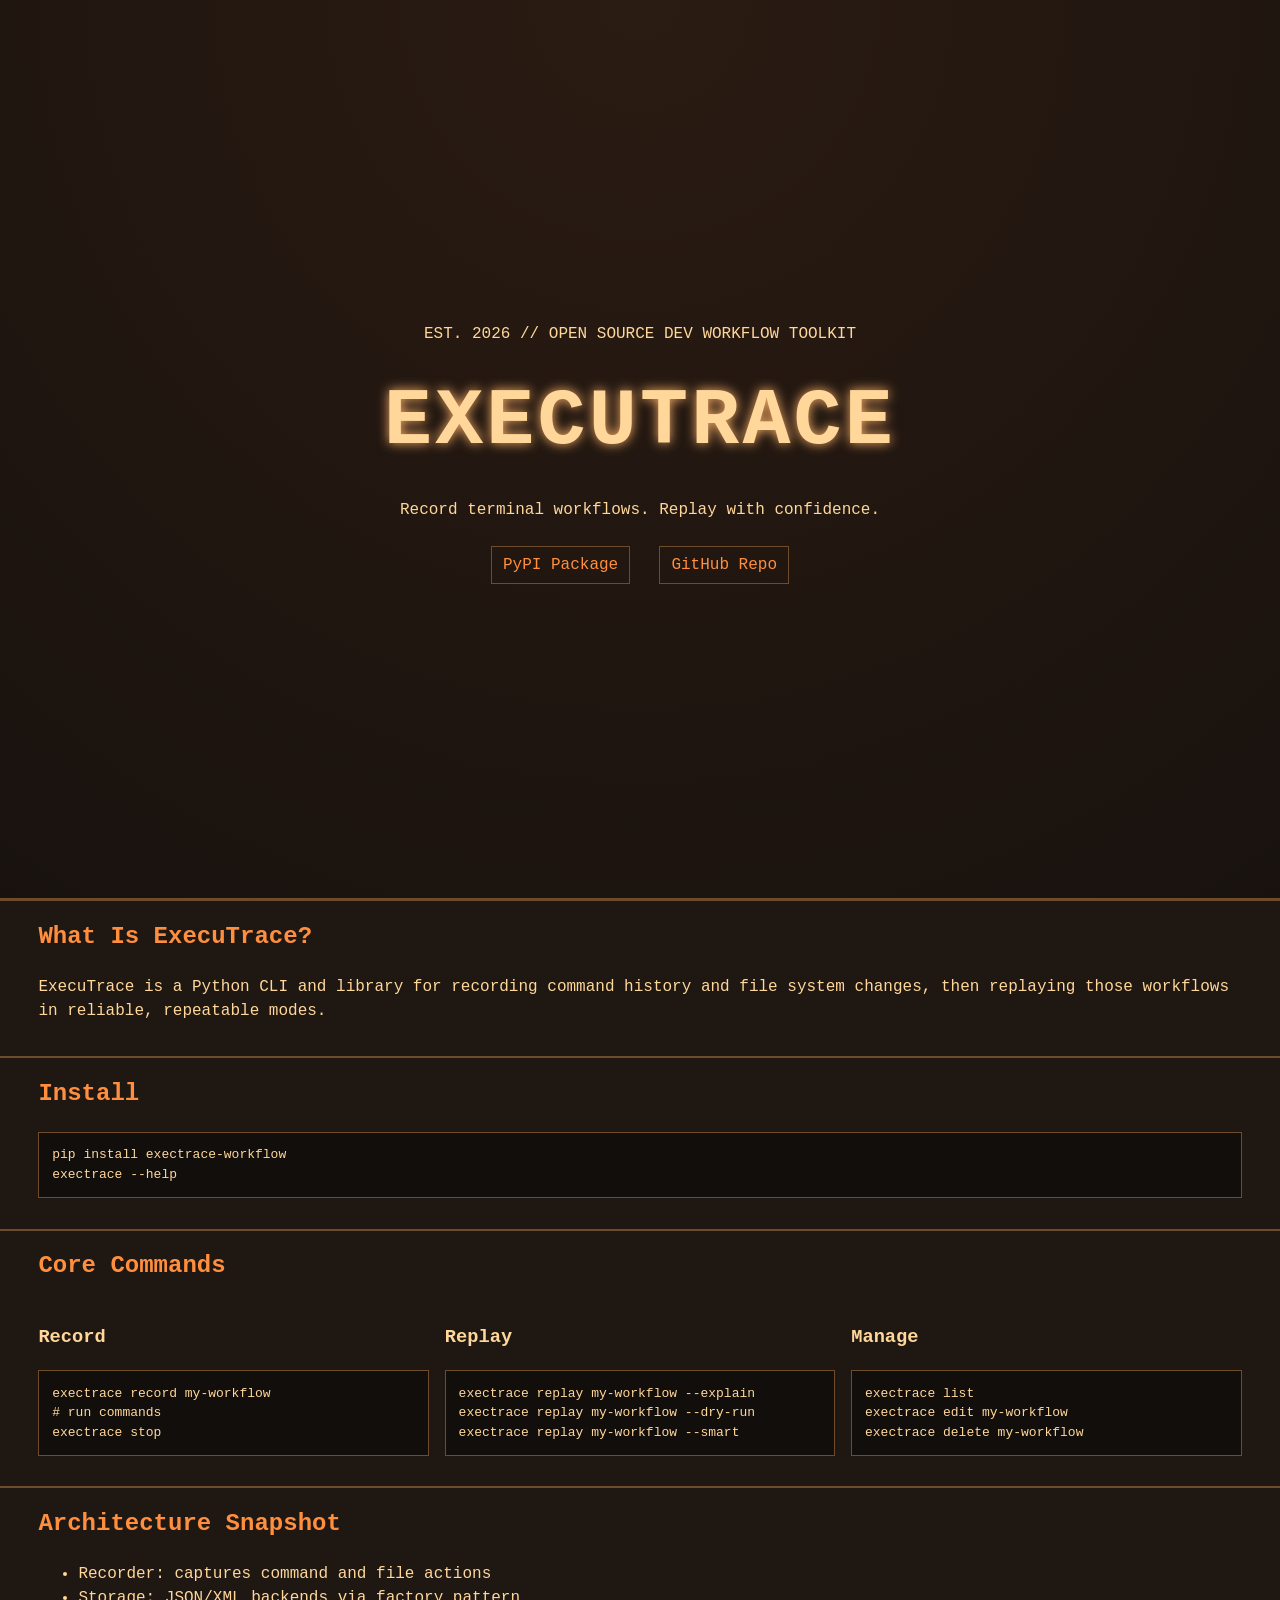
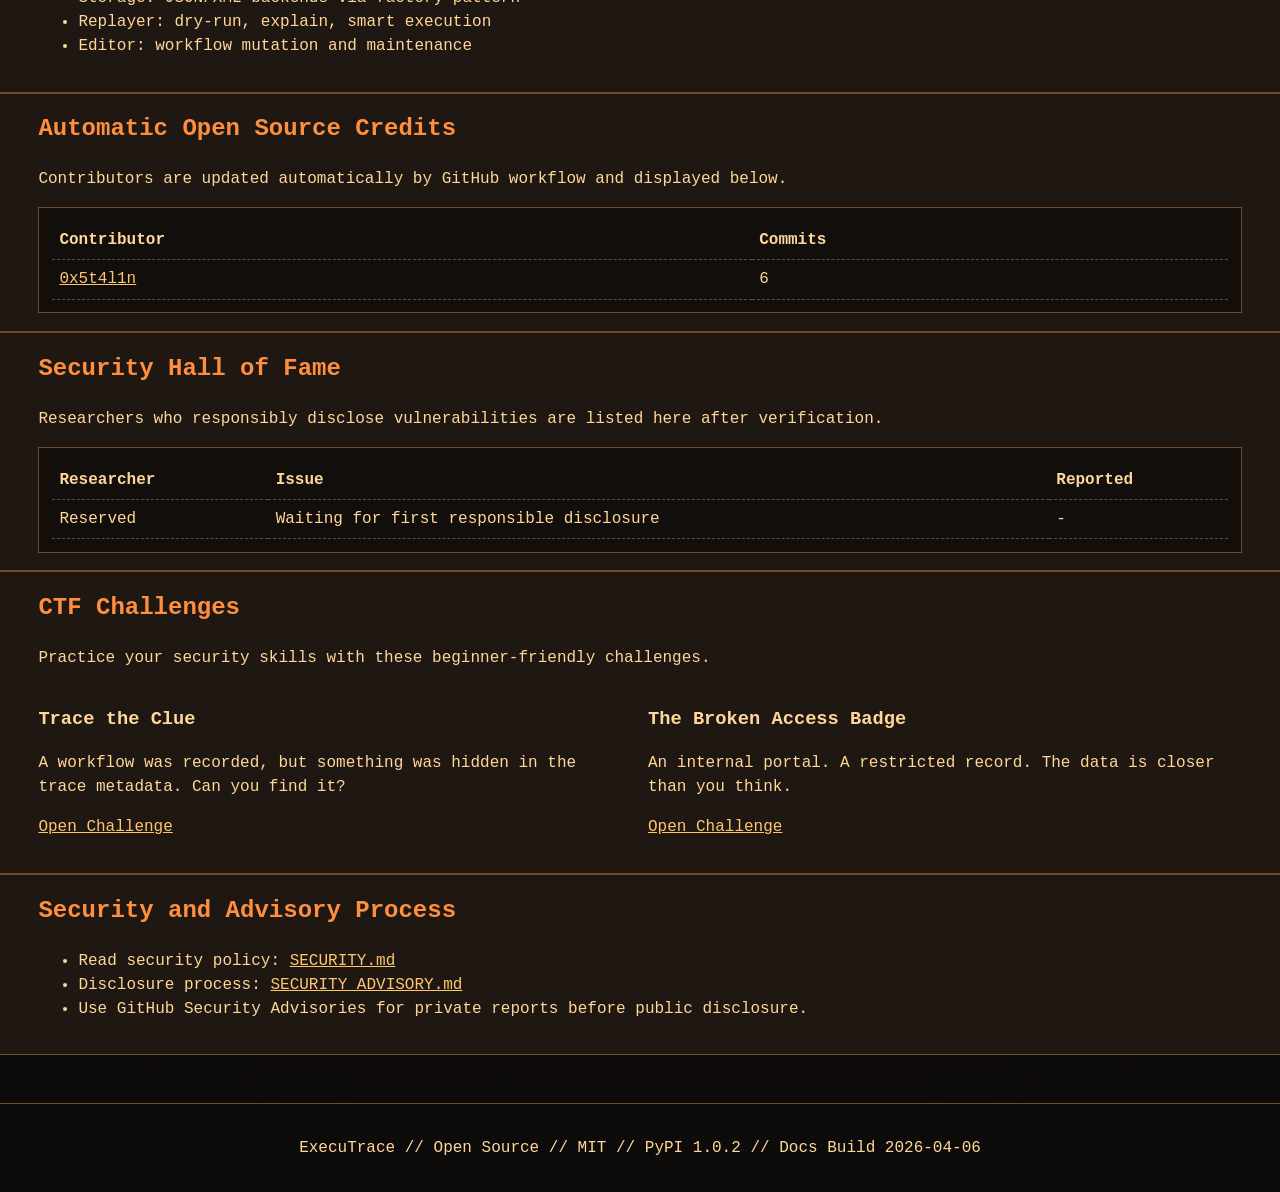
<file: website/index.html>
<!DOCTYPE html>
<html lang="en">
<head>
  <meta charset="UTF-8" />
  <meta name="viewport" content="width=device-width, initial-scale=1.0" />
  <meta name="description" content="ExecuTrace Documentation and Hall of Fame" />
  <meta property="og:type" content="website" />
  <meta property="og:site_name" content="ExecuTrace" />
  <meta property="og:title" content="ExecuTrace // Open Source Docs" />
  <meta property="og:description" content="Record terminal workflows. Replay with confidence." />
  <meta property="og:url" content="https://th30d4y.github.io/ExecuTrace/" />
  <meta property="og:image" content="https://th30d4y.github.io/ExecuTrace/og-image.png" />
  <meta property="og:image:width" content="1200" />
  <meta property="og:image:height" content="630" />
  <meta property="og:image:alt" content="ExecuTrace — record terminal workflows, replay with confidence" />
  <meta name="twitter:card" content="summary_large_image" />
  <meta name="twitter:title" content="ExecuTrace // Open Source Docs" />
  <meta name="twitter:description" content="Record terminal workflows. Replay with confidence." />
  <meta name="twitter:image" content="https://th30d4y.github.io/ExecuTrace/og-image.png" />
  <title>ExecuTrace // Open Source Docs</title>
  <link rel="stylesheet" href="assets/style.css?v=20260406-fullwidth" />
</head>
<body>
  <div class="grain"></div>
  <header class="hero">
    <p class="mono">EST. 2026 // OPEN SOURCE DEV WORKFLOW TOOLKIT</p>
    <h1>EXECUTRACE</h1>
    <p class="subtitle">Record terminal workflows. Replay with confidence.</p>
    <div class="hero-actions">
      <a href="https://pypi.org/project/exectrace-workflow/" target="_blank" rel="noopener">PyPI Package</a>
      <a href="https://github.com/th30d4y/ExecuTrace" target="_blank" rel="noopener">GitHub Repo</a>
    </div>
  </header>

  <main>
    <section>
      <h2>What Is ExecuTrace?</h2>
      <p>
        ExecuTrace is a Python CLI and library for recording command history and file system changes,
        then replaying those workflows in reliable, repeatable modes.
      </p>
    </section>

    <section>
      <h2>Install</h2>
      <pre><code>pip install exectrace-workflow
exectrace --help</code></pre>
    </section>

    <section>
      <h2>Core Commands</h2>
      <div class="grid">
        <article>
          <h3>Record</h3>
          <pre><code>exectrace record my-workflow
# run commands
exectrace stop</code></pre>
        </article>
        <article>
          <h3>Replay</h3>
          <pre><code>exectrace replay my-workflow --explain
exectrace replay my-workflow --dry-run
exectrace replay my-workflow --smart</code></pre>
        </article>
        <article>
          <h3>Manage</h3>
          <pre><code>exectrace list
exectrace edit my-workflow
exectrace delete my-workflow</code></pre>
        </article>
      </div>
    </section>

    <section>
      <h2>Architecture Snapshot</h2>
      <ul>
        <li>Recorder: captures command and file actions</li>
        <li>Storage: JSON/XML backends via factory pattern</li>
        <li>Replayer: dry-run, explain, smart execution</li>
        <li>Editor: workflow mutation and maintenance</li>
      </ul>
    </section>

    <section>
      <h2>Automatic Open Source Credits</h2>
      <p>
        Contributors are updated automatically by GitHub workflow and displayed below.
      </p>
      <div id="contributors" class="table"></div>
    </section>

    <section>
      <h2>Security Hall of Fame</h2>
      <p>
        Researchers who responsibly disclose vulnerabilities are listed here after verification.
      </p>
      <div id="security-hof" class="table"></div>
    </section>

    <section>
      <h2>CTF Challenges</h2>
      <p>Practice your security skills with these beginner-friendly challenges.</p>
      <div class="grid">
        <article>
          <h3>Trace the Clue</h3>
          <p>A workflow was recorded, but something was hidden in the trace metadata. Can you find it?</p>
          <p><a href="challenge.html">Open Challenge</a></p>
        </article>
        <article>
          <h3>The Broken Access Badge</h3>
          <p>An internal portal. A restricted record. The data is closer than you think.</p>
          <p><a href="portal.html">Open Challenge</a></p>
        </article>
      </div>
    </section>

    <section>
      <h2>Security and Advisory Process</h2>
      <ul>
        <li>Read security policy: <a href="https://github.com/th30d4y/ExecuTrace/blob/main/SECURITY.md" target="_blank" rel="noopener">SECURITY.md</a></li>
        <li>Disclosure process: <a href="https://github.com/th30d4y/ExecuTrace/blob/main/SECURITY_ADVISORY.md" target="_blank" rel="noopener">SECURITY_ADVISORY.md</a></li>
        <li>Use GitHub Security Advisories for private reports before public disclosure.</li>
      </ul>
    </section>
  </main>

  <footer>
    <p>ExecuTrace // Open Source // MIT // PyPI 1.0.2 // Docs Build 2026-04-06</p>
  </footer>

  <script src="assets/app.js"></script>
</body>
</html>
</file>
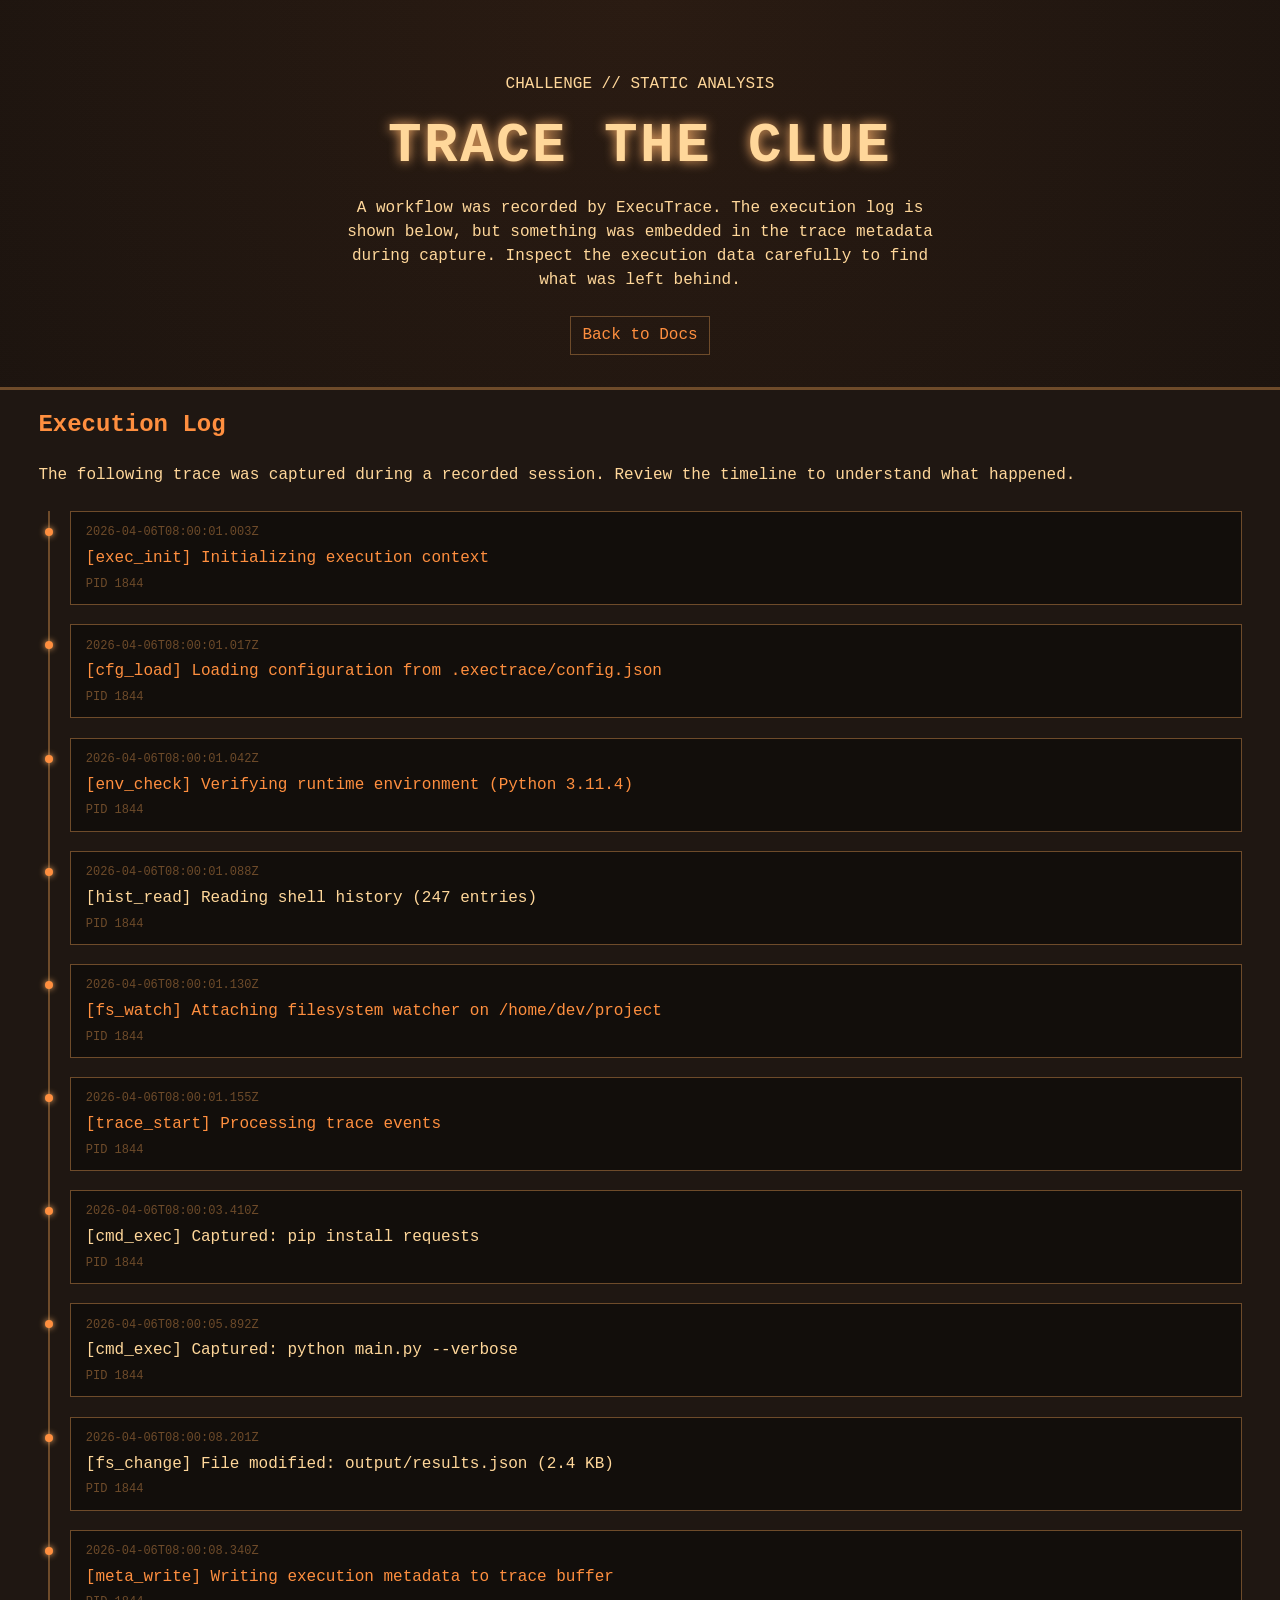
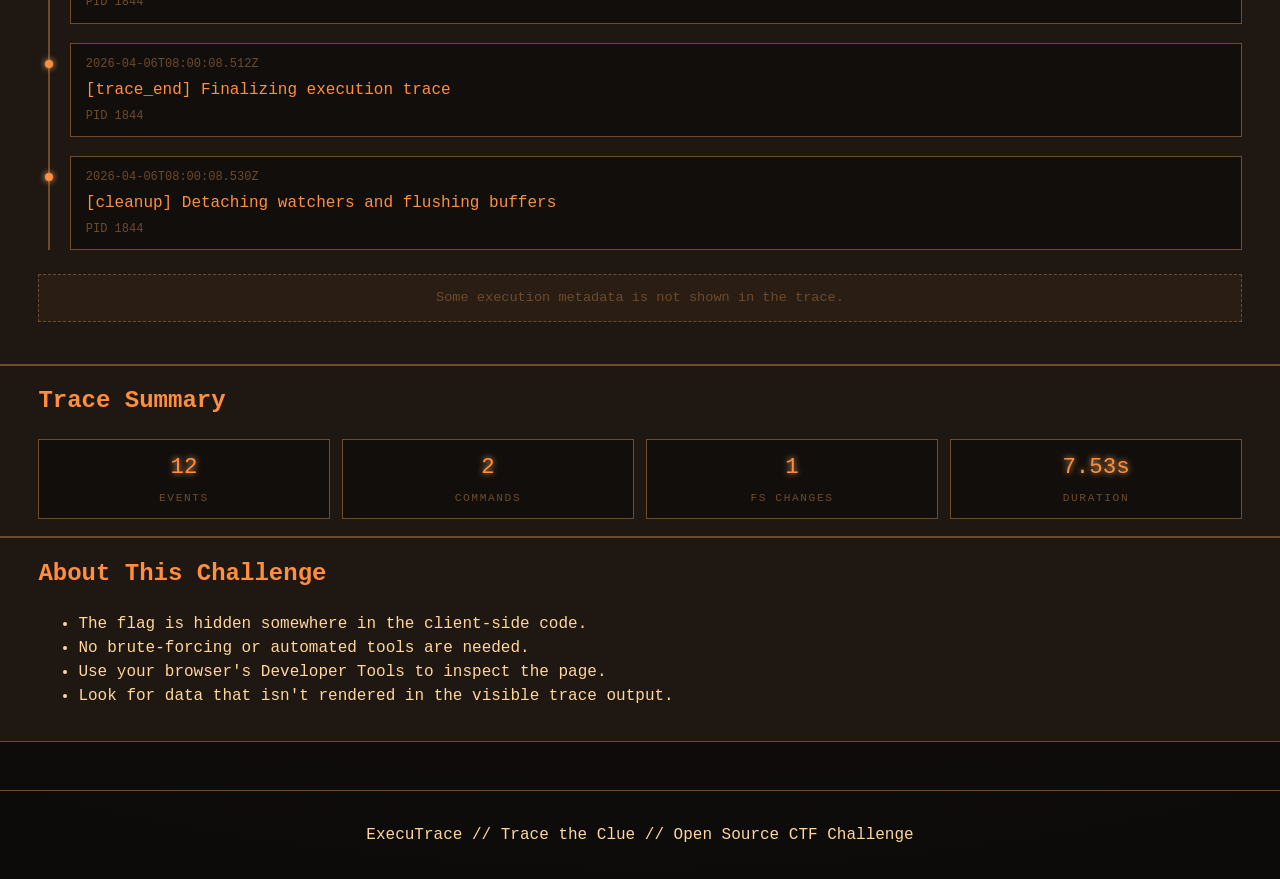
<file: website/challenge.html>
<!DOCTYPE html>
<html lang="en">
<head>
  <meta charset="UTF-8" />
  <meta name="viewport" content="width=device-width, initial-scale=1.0" />
  <meta name="description" content="ExecuTrace Challenge - Trace the Clue" />
  <title>ExecuTrace // Trace the Clue</title>
  <link rel="stylesheet" href="assets/style.css?v=20260406-fullwidth" />
  <link rel="stylesheet" href="assets/challenge.css" />
</head>
<body>
  <div class="grain"></div>

  <header class="trace-header">
    <p class="mono">CHALLENGE // STATIC ANALYSIS</p>
    <h1>TRACE THE CLUE</h1>
    <p class="subtitle">
      A workflow was recorded by ExecuTrace. The execution log is shown below,
      but something was embedded in the trace metadata during capture.
      Inspect the execution data carefully to find what was left behind.
    </p>
    <a href="index.html" class="back-link">Back to Docs</a>
  </header>

  <main>
    <section>
      <h2>Execution Log</h2>
      <p>
        The following trace was captured during a recorded session.
        Review the timeline to understand what happened.
      </p>
      <div id="trace-timeline" class="trace-timeline"></div>
      <div class="trace-meta-notice">
        Some execution metadata is not shown in the trace.
      </div>
    </section>

    <section>
      <h2>Trace Summary</h2>
      <div id="trace-summary" class="trace-summary"></div>
    </section>

    <section>
      <h2>About This Challenge</h2>
      <ul>
        <li>The flag is hidden somewhere in the client-side code.</li>
        <li>No brute-forcing or automated tools are needed.</li>
        <li>Use your browser's Developer Tools to inspect the page.</li>
        <li>Look for data that isn't rendered in the visible trace output.</li>
      </ul>
    </section>
  </main>

  <footer>
    <p>ExecuTrace // Trace the Clue // Open Source CTF Challenge</p>
  </footer>

  <script src="assets/challenge.js"></script>
</body>
</html>
</file>
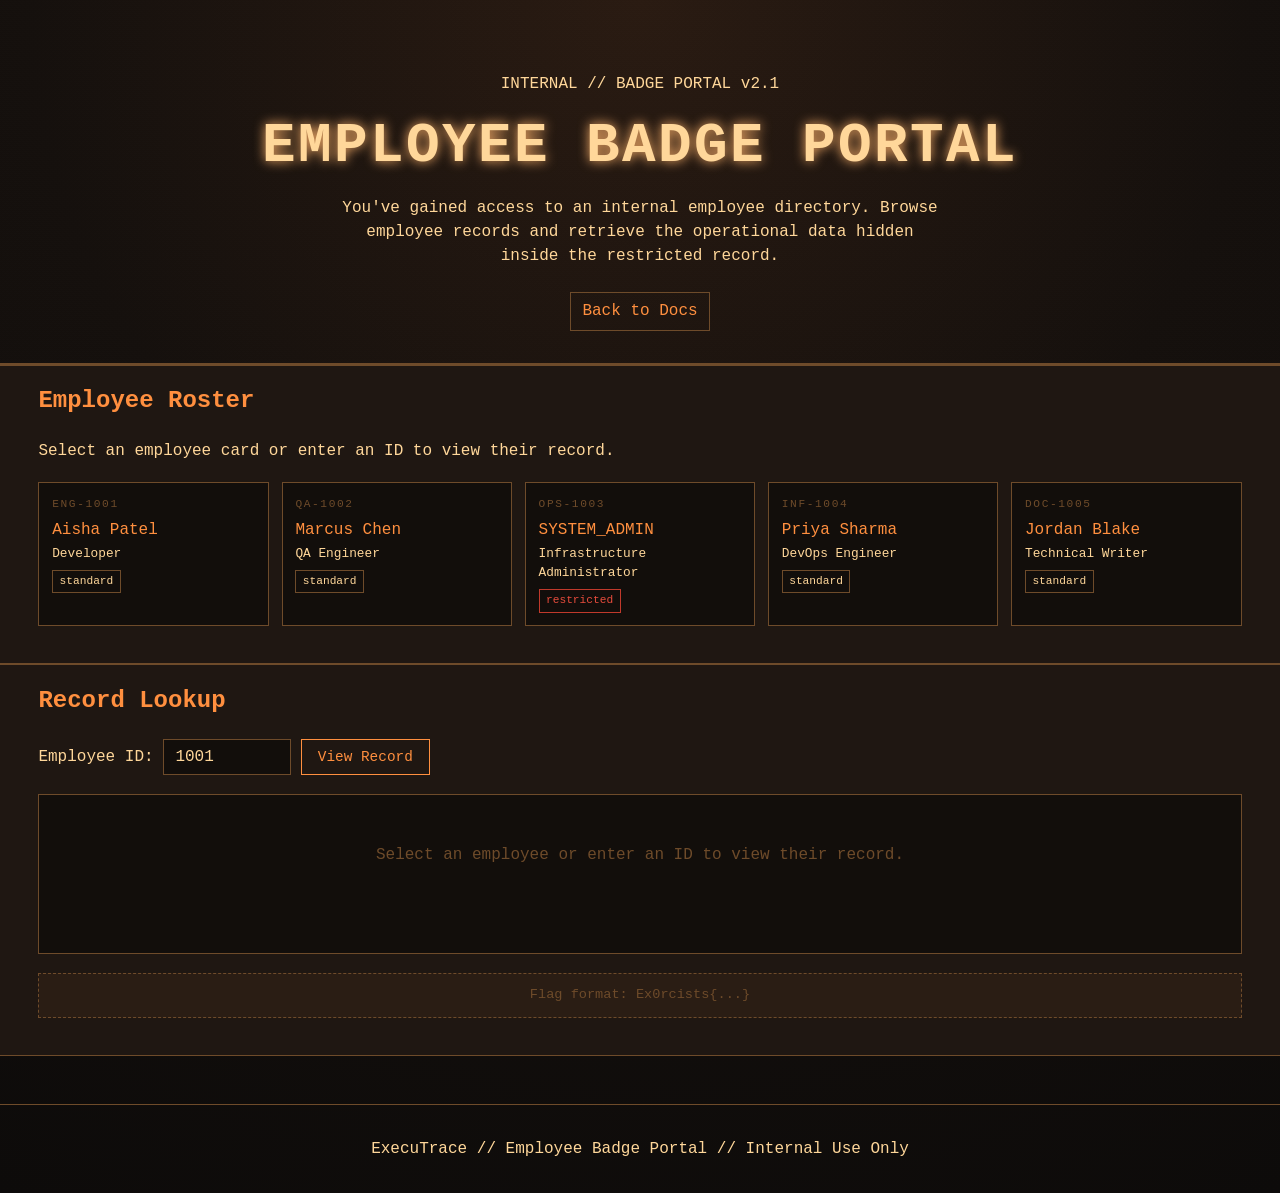
<file: website/portal.html>
<!DOCTYPE html>
<html lang="en">
<head>
  <meta charset="UTF-8" />
  <meta name="viewport" content="width=device-width, initial-scale=1.0" />
  <meta name="description" content="ExecuTrace Internal Employee Badge Portal" />
  <title>ExecuTrace // Employee Badge Portal</title>
  <link rel="stylesheet" href="assets/style.css?v=20260406-fullwidth" />
  <link rel="stylesheet" href="assets/portal.css" />
</head>
<body>
  <div class="grain"></div>

  <header class="portal-header">
    <p class="mono">INTERNAL // BADGE PORTAL v2.1</p>
    <h1>EMPLOYEE BADGE PORTAL</h1>
    <p class="subtitle">
      You've gained access to an internal employee directory.
      Browse employee records and retrieve the operational data hidden
      inside the restricted record.
    </p>
    <a href="index.html" class="back-link">Back to Docs</a>
  </header>

  <main>
    <section>
      <h2>Employee Roster</h2>
      <p>Select an employee card or enter an ID to view their record.</p>
      <div id="employee-roster" class="employee-roster"></div>
    </section>

    <section>
      <h2>Record Lookup</h2>
      <div class="lookup-bar">
        <label for="lookup-input">Employee ID:</label>
        <input type="number" id="lookup-input" value="1001" min="1000" max="9999" />
        <button id="lookup-btn" type="button">View Record</button>
      </div>
      <div id="record-viewer" class="record-viewer">
        <div class="viewer-empty">Select an employee or enter an ID to view their record.</div>
      </div>
      <div class="scenario-note">
        Flag format: Ex0rcists{...}
      </div>
    </section>
  </main>

  <footer>
    <p>ExecuTrace // Employee Badge Portal // Internal Use Only</p>
  </footer>

  <script src="assets/portal.js"></script>
</body>
</html>
</file>
<file: website/assets/style.css>
:root {
  --bg: #15100d;
  --panel: #1f1712;
  --text: #ffd79a;
  --accent: #ff8f3f;
  --line: #6e4b2a;
  --glow: #ffb36b;
}

* {
  box-sizing: border-box;
}

html,
body {
  width: 100%;
  max-width: 100%;
  overflow-x: hidden;
}

body {
  margin: 0;
  min-height: 100svh;
  font-family: "Courier New", Courier, monospace;
  background: radial-gradient(circle at top, #2a1b12 0%, var(--bg) 45%, #0d0b0a 100%);
  color: var(--text);
  line-height: 1.5;
}

.grain {
  position: fixed;
  inset: 0;
  pointer-events: none;
  opacity: 0.08;
  z-index: 0;
  background-image: repeating-linear-gradient(0deg, rgba(255, 255, 255, 0.08) 0, rgba(255, 255, 255, 0.08) 1px, transparent 1px, transparent 2px);
}

.hero {
  position: relative;
  z-index: 1;
  min-height: 100svh;
  display: flex;
  flex-direction: column;
  justify-content: center;
  text-align: center;
  padding: 3rem 1rem;
  border-bottom: 2px solid var(--line);
  box-shadow: 0 0 30px rgba(255, 143, 63, 0.2);
}

.hero h1 {
  margin: 0.5rem 0;
  font-size: clamp(2rem, 8vw, 5rem);
  letter-spacing: 0.2rem;
  text-shadow: 0 0 12px var(--glow);
}

.subtitle,
.mono {
  margin: 0.5rem 0;
}

.hero-actions {
  margin-top: 1rem;
}

.hero-actions a {
  color: var(--accent);
  margin: 0 0.6rem;
  border: 1px solid var(--line);
  padding: 0.4rem 0.7rem;
  text-decoration: none;
  display: inline-block;
}

main {
  position: relative;
  z-index: 1;
  width: 100%;
  margin: 0;
  padding: 0 0 3rem;
}

section {
  margin: 0;
  background: var(--panel);
  border-top: 1px solid var(--line);
  border-bottom: 1px solid var(--line);
  border-left: 0;
  border-right: 0;
  padding: 1.1rem clamp(1rem, 3vw, 2.5rem);
}

h2 {
  margin-top: 0;
  color: var(--accent);
}

pre {
  background: #120e0b;
  border: 1px solid var(--line);
  padding: 0.8rem;
  overflow-x: auto;
}

.grid {
  display: grid;
  grid-template-columns: repeat(auto-fit, minmax(220px, 1fr));
  gap: 1rem;
}

.table {
  border: 1px solid var(--line);
  background: #120e0b;
  padding: 0.8rem;
}

.table table {
  width: 100%;
  border-collapse: collapse;
}

.table th,
.table td {
  text-align: left;
  padding: 0.45rem;
  border-bottom: 1px dashed var(--line);
}

a {
  color: #ffc66d;
}

footer {
  position: relative;
  z-index: 1;
  text-align: center;
  padding: 1rem clamp(1rem, 3vw, 2.5rem);
  border-top: 1px solid var(--line);
}

@media (max-width: 700px) {
  .hero {
    min-height: 90svh;
  }

  .hero-actions a {
    margin: 0.3rem;
  }
}
</file>
<file: website/assets/challenge.css>
.trace-header {
  position: relative;
  z-index: 1;
  text-align: center;
  padding: 4rem 1rem 2rem;
  border-bottom: 2px solid var(--line);
  box-shadow: 0 0 30px rgba(255, 143, 63, 0.2);
}

.trace-header h1 {
  margin: 0.5rem 0;
  font-size: clamp(1.8rem, 6vw, 3.5rem);
  letter-spacing: 0.15rem;
  text-shadow: 0 0 12px var(--glow);
}

.trace-header p {
  margin: 0.5rem 0;
  max-width: 600px;
  margin-left: auto;
  margin-right: auto;
}

.trace-header .back-link {
  display: inline-block;
  margin-top: 1rem;
  color: var(--accent);
  border: 1px solid var(--line);
  padding: 0.4rem 0.7rem;
  text-decoration: none;
}

.trace-header .back-link:hover {
  border-color: var(--accent);
}

.trace-timeline {
  position: relative;
  padding-left: 2rem;
  margin: 1.5rem 0;
}

.trace-timeline::before {
  content: "";
  position: absolute;
  left: 0.6rem;
  top: 0;
  bottom: 0;
  width: 2px;
  background: var(--line);
}

.trace-entry {
  position: relative;
  margin-bottom: 1.2rem;
  padding: 0.7rem 0.9rem;
  background: #120e0b;
  border: 1px solid var(--line);
}

.trace-entry::before {
  content: "";
  position: absolute;
  left: -1.65rem;
  top: 1rem;
  width: 8px;
  height: 8px;
  border-radius: 50%;
  background: var(--accent);
  box-shadow: 0 0 6px var(--glow);
}

.trace-entry .trace-ts {
  font-size: 0.75rem;
  color: var(--line);
  margin-bottom: 0.3rem;
}

.trace-entry .trace-msg {
  color: var(--text);
}

.trace-entry .trace-pid {
  font-size: 0.75rem;
  color: var(--line);
  margin-top: 0.3rem;
}

.trace-entry.entry-ok .trace-msg {
  color: var(--accent);
}

.trace-entry.entry-info .trace-msg {
  color: var(--text);
}

.trace-meta-notice {
  margin: 1.5rem 0;
  padding: 0.8rem;
  border: 1px dashed var(--line);
  background: rgba(255, 143, 63, 0.05);
  color: var(--line);
  font-size: 0.85rem;
  text-align: center;
}

.trace-summary {
  display: grid;
  grid-template-columns: repeat(auto-fit, minmax(140px, 1fr));
  gap: 0.8rem;
  margin-top: 1.2rem;
}

.trace-stat {
  background: #120e0b;
  border: 1px solid var(--line);
  padding: 0.7rem;
  text-align: center;
}

.trace-stat .stat-value {
  font-size: 1.4rem;
  color: var(--accent);
  text-shadow: 0 0 6px var(--glow);
}

.trace-stat .stat-label {
  font-size: 0.7rem;
  color: var(--line);
  margin-top: 0.3rem;
  text-transform: uppercase;
  letter-spacing: 0.1rem;
}
</file>
<file: website/assets/portal.css>
.portal-header {
  position: relative;
  z-index: 1;
  text-align: center;
  padding: 4rem 1rem 2rem;
  border-bottom: 2px solid var(--line);
  box-shadow: 0 0 30px rgba(255, 143, 63, 0.2);
}

.portal-header h1 {
  margin: 0.5rem 0;
  font-size: clamp(1.8rem, 6vw, 3.5rem);
  letter-spacing: 0.15rem;
  text-shadow: 0 0 12px var(--glow);
}

.portal-header p {
  margin: 0.5rem auto;
  max-width: 600px;
}

.portal-header .back-link {
  display: inline-block;
  margin-top: 1rem;
  color: var(--accent);
  border: 1px solid var(--line);
  padding: 0.4rem 0.7rem;
  text-decoration: none;
}

.portal-header .back-link:hover {
  border-color: var(--accent);
}

.employee-roster {
  display: grid;
  grid-template-columns: repeat(auto-fit, minmax(200px, 1fr));
  gap: 0.8rem;
  margin: 1.2rem 0;
}

.emp-card {
  background: #120e0b;
  border: 1px solid var(--line);
  padding: 0.8rem;
  cursor: pointer;
  transition: border-color 0.2s, box-shadow 0.2s;
}

.emp-card:hover,
.emp-card.active {
  border-color: var(--accent);
  box-shadow: 0 0 8px rgba(255, 143, 63, 0.25);
}

.emp-card .emp-badge {
  font-size: 0.7rem;
  color: var(--line);
  text-transform: uppercase;
  letter-spacing: 0.1rem;
}

.emp-card .emp-name {
  color: var(--accent);
  margin: 0.3rem 0 0.15rem;
  font-size: 1rem;
}

.emp-card .emp-role {
  font-size: 0.8rem;
  color: var(--text);
}

.emp-card .emp-clearance {
  font-size: 0.7rem;
  margin-top: 0.4rem;
  padding: 0.15rem 0.4rem;
  display: inline-block;
  border: 1px solid var(--line);
}

.emp-card .emp-clearance.restricted {
  border-color: #c0392b;
  color: #e74c3c;
}

.lookup-bar {
  display: flex;
  gap: 0.6rem;
  margin: 1.2rem 0;
  flex-wrap: wrap;
}

.lookup-bar label {
  align-self: center;
  color: var(--text);
  white-space: nowrap;
}

.lookup-bar input {
  background: #120e0b;
  border: 1px solid var(--line);
  color: var(--text);
  font-family: inherit;
  font-size: 1rem;
  padding: 0.5rem 0.7rem;
  width: 8rem;
}

.lookup-bar input:focus {
  outline: none;
  border-color: var(--accent);
  box-shadow: 0 0 6px rgba(255, 143, 63, 0.3);
}

.lookup-bar button {
  background: transparent;
  border: 1px solid var(--accent);
  color: var(--accent);
  font-family: inherit;
  font-size: 0.9rem;
  padding: 0.5rem 1rem;
  cursor: pointer;
  transition: background 0.2s, color 0.2s;
}

.lookup-bar button:hover {
  background: var(--accent);
  color: var(--bg);
}

.record-viewer {
  background: #120e0b;
  border: 1px solid var(--line);
  padding: 1rem;
  margin: 1.2rem 0;
  min-height: 10rem;
}

.record-viewer .viewer-empty {
  color: var(--line);
  text-align: center;
  padding: 2rem 0;
}

.record-viewer .record-field {
  display: flex;
  border-bottom: 1px dashed var(--line);
  padding: 0.4rem 0;
}

.record-viewer .record-field:last-child {
  border-bottom: none;
}

.record-viewer .field-key {
  width: 10rem;
  min-width: 7rem;
  color: var(--line);
  text-transform: uppercase;
  font-size: 0.75rem;
  letter-spacing: 0.05rem;
  padding-top: 0.15rem;
}

.record-viewer .field-val {
  color: var(--text);
  flex: 1;
  word-break: break-word;
}

.access-denied {
  text-align: center;
  padding: 2rem 0;
  color: #e74c3c;
}

.access-denied .denied-icon {
  font-size: 2rem;
  margin-bottom: 0.5rem;
}

.access-denied .denied-msg {
  font-size: 0.9rem;
}

.scenario-note {
  margin: 1.2rem 0;
  padding: 0.7rem;
  border: 1px dashed var(--line);
  background: rgba(255, 143, 63, 0.05);
  color: var(--line);
  font-size: 0.85rem;
  text-align: center;
}
</file>
